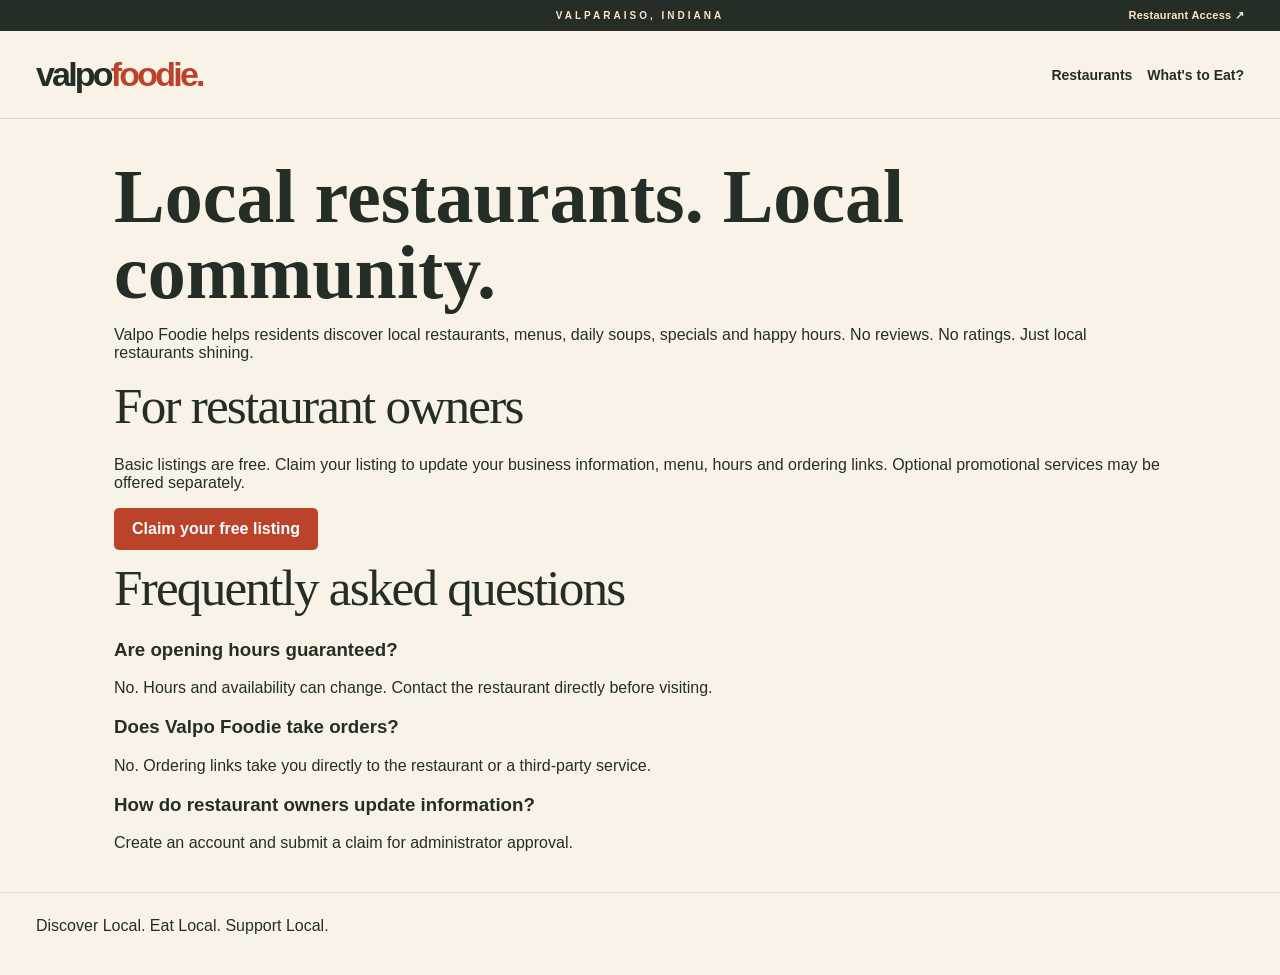
<file: about.html>
<!doctype html><html lang="en"><head><meta charset="utf-8"><meta name="viewport" content="width=device-width,initial-scale=1"><title>About Valpo Foodie | Local dining in Valparaiso</title><meta name="description" content="Discover local restaurants in Valparaiso, Indiana. No reviews, no ratings, just local restaurants shining."><link rel="canonical" href="https://www.valpofoodie.com/about"><link rel="stylesheet" href="/style.css"></head><body><div class="topline access-topline"><span class="topline-label">VALPARAISO, INDIANA</span><a class="restaurant-access" href="/management.html">Restaurant Access <span aria-hidden="true">↗</span></a></div><header><a class="logo" href="/">valpo<span>foodie.</span></a><nav><a href="/#directory">Restaurants</a><a href="/dinner">What's to Eat?</a></nav></header><main class="restaurant-profile"><h1>Local restaurants. Local community.</h1><p>Valpo Foodie helps residents discover local restaurants, menus, daily soups, specials and happy hours. No reviews. No ratings. Just local restaurants shining.</p><h2>For restaurant owners</h2><p>Basic listings are free. Claim your listing to update your business information, menu, hours and ordering links. Optional promotional services may be offered separately.</p><a class="button" href="/management.html#claim-access">Claim your free listing</a><h2>Frequently asked questions</h2><h3>Are opening hours guaranteed?</h3><p>No. Hours and availability can change. Contact the restaurant directly before visiting.</p><h3>Does Valpo Foodie take orders?</h3><p>No. Ordering links take you directly to the restaurant or a third-party service.</p><h3>How do restaurant owners update information?</h3><p>Create an account and submit a claim for administrator approval.</p></main><footer>Discover Local. Eat Local. Support Local.</footer></body></html>
</file>
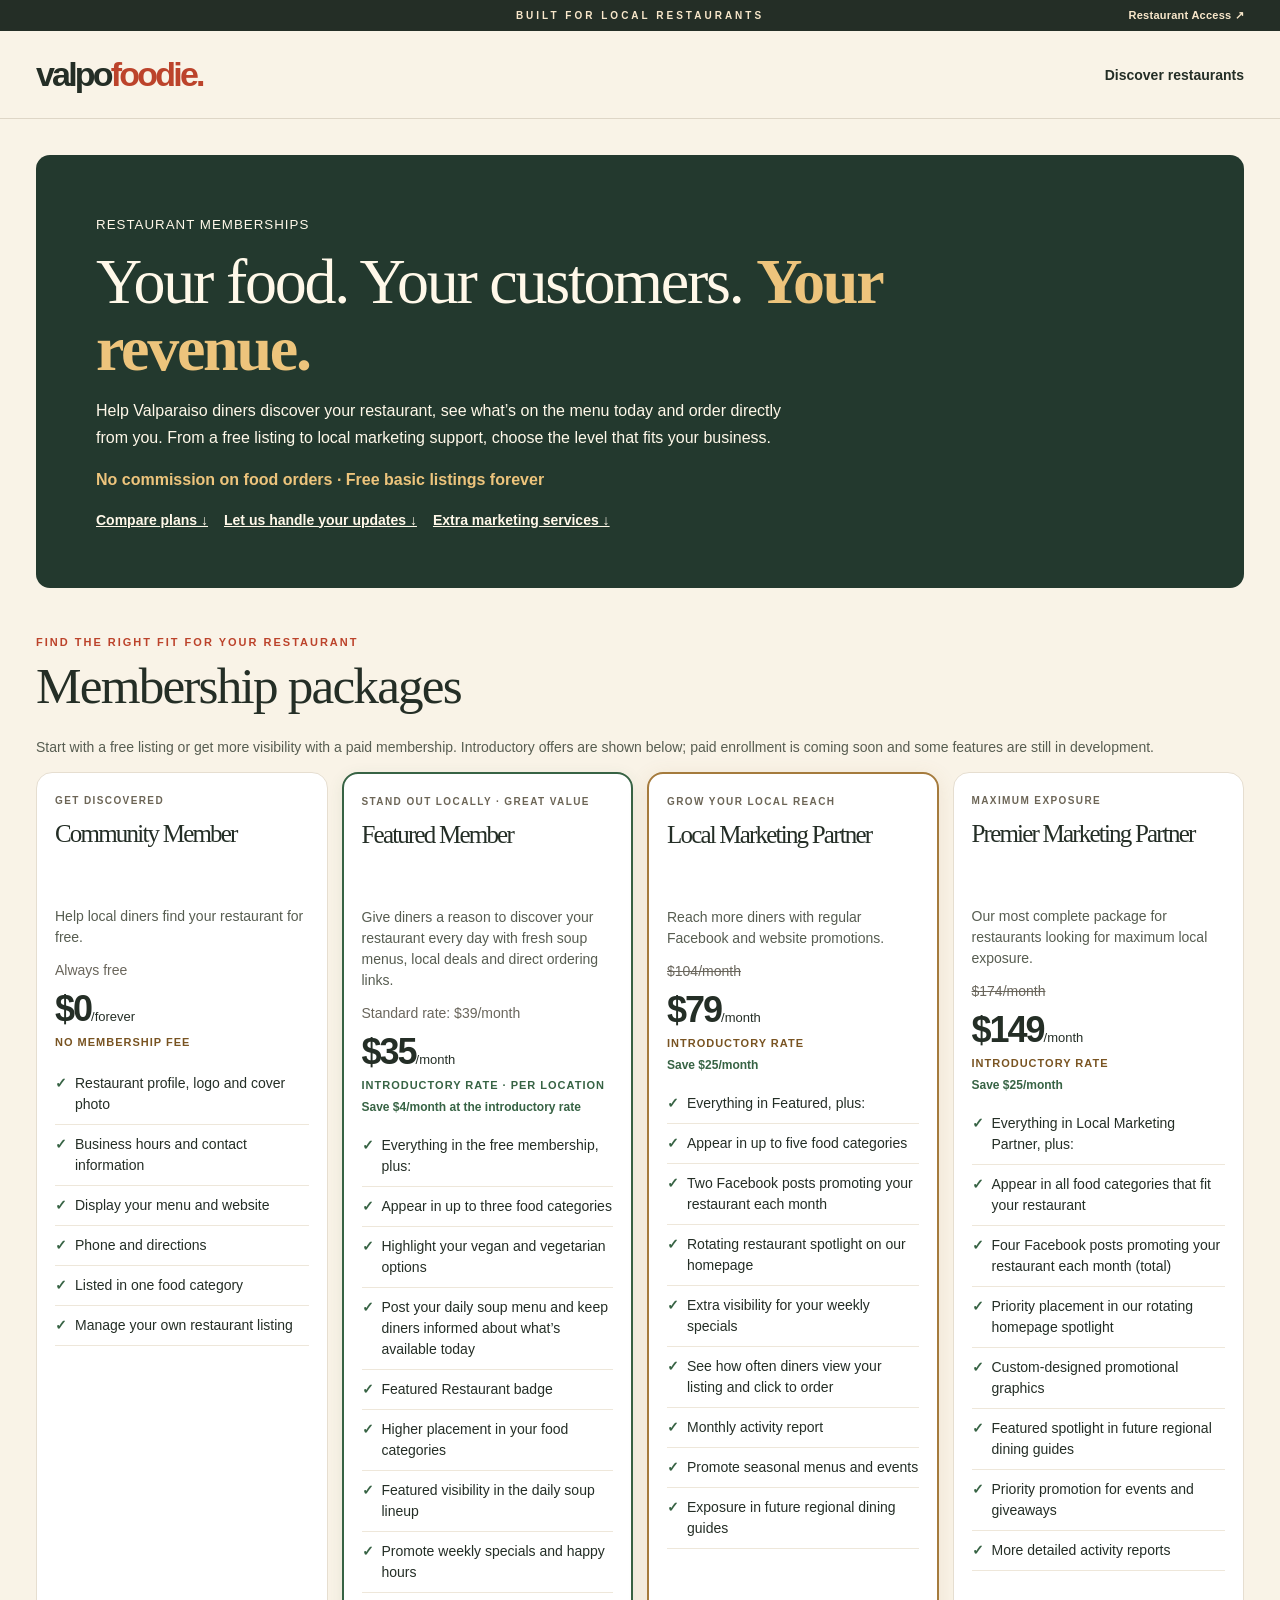
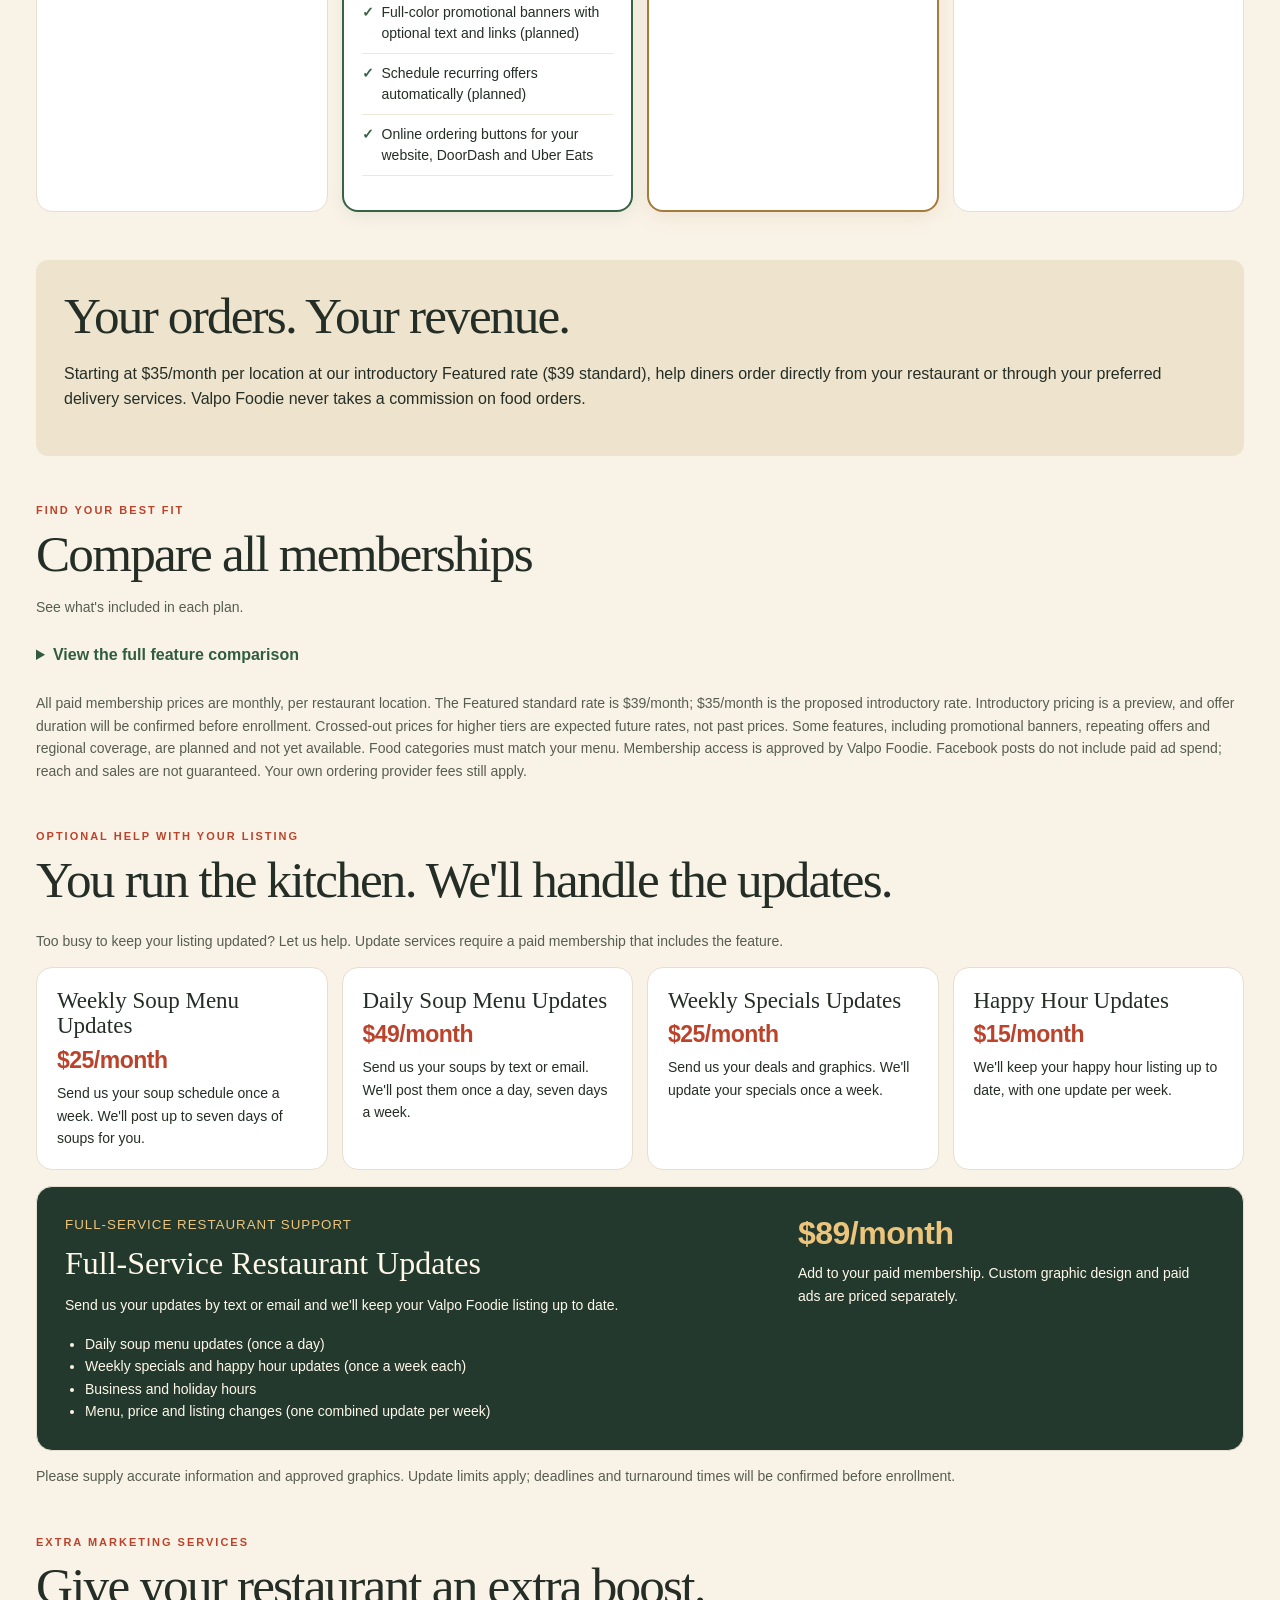
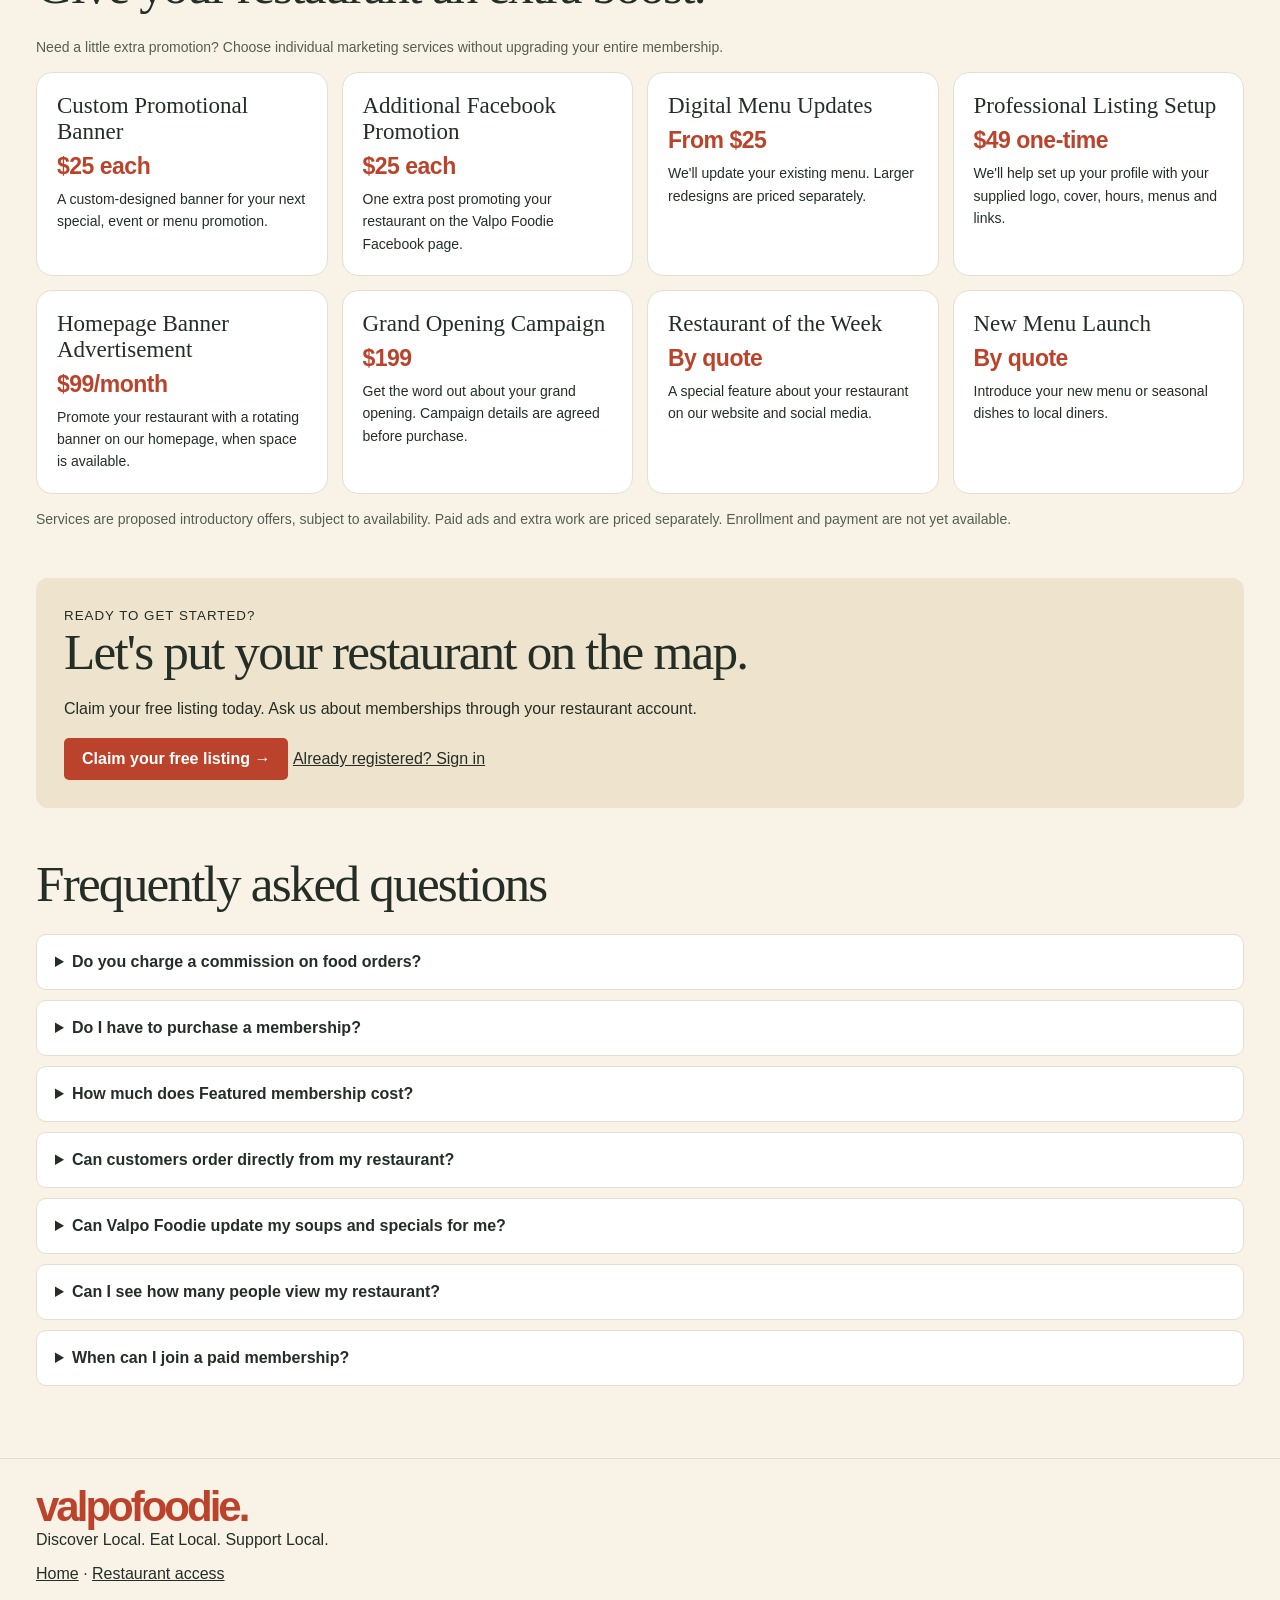
<file: memberships.html>
<!doctype html><html lang="en"><head><meta charset="utf-8"><meta name="viewport" content="width=device-width,initial-scale=1"><title>Restaurant Memberships | Valpo Foodie</title><meta name="description" content="Discover affordable Valpo Foodie restaurant memberships, daily soup menus, local promotions and zero order commission."><link rel="stylesheet" href="/style.css"><style>.membership-page{max-width:1280px}.member-hero{background:#23392e;color:#fff8e9;padding:clamp(26px,5vw,60px);border-radius:14px}.member-hero h1{font:normal clamp(36px,5vw,64px)/1.05 Georgia;letter-spacing:-.035em;max-width:850px}.member-hero p{max-width:690px;line-height:1.65}.member-hero strong{color:#edc47c}.member-grid{display:grid;grid-template-columns:repeat(4,minmax(0,1fr));gap:14px;align-items:stretch}.member-plan{display:flex;flex-direction:column;padding:22px 18px;min-width:0}.member-plan h2{font:normal 25px/1.12 Georgia;min-height:58px;margin:14px 0}.member-plan small{color:#6c6556;font-size:10px;letter-spacing:1.4px;font-weight:bold}.member-plan .price{font-size:36px;font-weight:800;letter-spacing:-2px;white-space:nowrap;margin:6px 0}.price span{font-size:13px;font-weight:normal;letter-spacing:0}.old-price{font-size:14px;color:#6a665c;min-height:20px}.member-plan ul{list-style:none;padding:0;margin:12px 0;line-height:1.5;font-size:14px}.member-plan li{padding:9px 0 9px 20px;position:relative;border-bottom:1px solid #eee7da}.member-plan li:before{content:'✓';position:absolute;left:0;color:#376344;font-weight:bold}.member-plan.emphasis{border:2px solid #a57b3d}.member-label{font-size:11px;color:#795422;letter-spacing:1px;font-weight:bold}.member-note{font-size:14px;line-height:1.6;color:#575d51}.member-cta{background:#eee3cc;padding:28px;border-radius:12px}.member-cta h2{margin:0 0 12px}.member-cta p{line-height:1.6}.member-cta a{display:inline-block}.member-faq details{background:white;border:1px solid #e6ded0;border-radius:10px;padding:18px;margin:10px 0}.member-faq summary{font-weight:bold;cursor:pointer}.member-faq p{line-height:1.6}@media(max-width:1000px){.member-grid{grid-template-columns:repeat(2,minmax(0,1fr))}}@media(max-width:550px){.member-grid{grid-template-columns:1fr}.member-plan h2{min-height:0}.member-hero{padding:26px}.member-plan{padding:22px}.membership-page{padding:16px}}.member-compare h2{margin-bottom:8px}.compare-scroll{overflow-x:auto;border:1px solid #ded6c7;border-radius:12px;background:#fff;overscroll-behavior-x:contain}.member-compare table{border-collapse:collapse;width:100%;min-width:700px;font-size:14px;line-height:1.4}.member-compare th,.member-compare td{padding:13px 12px;border-bottom:1px solid #eee7da;text-align:center}.member-compare th:first-child{text-align:left;width:36%}.member-compare thead th{background:#23392e;color:#fff8e9;vertical-align:middle}.member-compare thead strong{display:block;color:#edc47c;font-size:18px;margin-top:5px}.member-compare .compare-group th{background:#eee3cc;color:#23392e;text-transform:uppercase;letter-spacing:1px;font-size:11px}.member-compare tbody th{font-weight:500}.member-compare .yes{color:#27663b;font-weight:bold;font-size:18px}.member-compare .no{color:#777}.member-compare tbody tr:not(.compare-group):nth-child(odd){background:#fcfaf5}.member-plan .plan-desc{font-size:14px;line-height:1.5;min-height:42px;color:#575d51}.member-plan .save{font-size:12px;color:#376344;font-weight:bold;margin-top:5px}.member-plan.emphasis{box-shadow:0 4px 20px #a57b3d20}.member-plan .member-label{min-height:16px}.member-hero{margin-top:12px}@media(max-width:550px){.member-plan .plan-desc{min-height:0}.member-compare th,.member-compare td{padding:10px}.member-compare th:first-child{position:sticky;left:0;background:#fff;box-shadow:2px 0 3px #0001;max-width:150px}.member-compare thead th:first-child{background:#23392e}.member-compare .compare-group th{position:static;background:#eee3cc}}.addon-grid{display:grid;grid-template-columns:repeat(4,minmax(0,1fr));gap:14px}.addon-card{padding:20px;display:flex;flex-direction:column;gap:8px}.addon-card h3{font:normal 23px/1.12 Georgia;margin:0}.addon-price{font-size:23px;font-weight:800;color:#bc432b;letter-spacing:-.5px}.addon-card p,.concierge p,.concierge li{font-size:14px;line-height:1.6;margin:0}.concierge{display:grid;grid-template-columns:1.7fr 1fr;gap:24px;margin-top:16px;background:#23392e;color:#fff8e9;padding:28px}.concierge h3{font:normal 32px Georgia;margin:12px 0}.concierge small,.concierge .addon-price{color:#edc47c}.concierge ul{padding-left:20px;margin-bottom:0}.concierge .addon-price{font-size:32px;margin-bottom:10px}.addon-nav{display:flex;flex-wrap:wrap;gap:16px;font-size:14px;font-weight:bold;margin-top:18px}.addon-nav a{color:#fff8e9}@media(max-width:1000px){.addon-grid{grid-template-columns:repeat(2,minmax(0,1fr))}}@media(max-width:550px){.addon-grid,.concierge{grid-template-columns:1fr}.concierge{padding:22px}}.featured-plan{border:2px solid #376344;box-shadow:0 4px 16px #37634418}.featured-plan .member-label{color:#376344}.comparison-details summary{cursor:pointer;font-weight:700;color:#315c40;padding:14px 0}.comparison-details[open] summary{margin-bottom:8px}</style></head><body><div class="topline access-topline"><span class="topline-label">BUILT FOR LOCAL RESTAURANTS</span><a class="restaurant-access" href="/management.html">Restaurant Access <span aria-hidden="true">↗</span></a></div><header><a class="logo" href="/">valpo<span>foodie.</span></a><nav><a href="/">Discover restaurants</a></nav></header><main class="membership-page"><section class="member-hero"><small>RESTAURANT MEMBERSHIPS</small><h1>Your food. Your customers. <strong>Your revenue.</strong></h1><p>Help Valparaiso diners discover your restaurant, see what’s on the menu today and order directly from you. From a free listing to local marketing support, choose the level that fits your business.</p><p><strong>No commission on food orders · Free basic listings forever</strong></p><div class="addon-nav"><a href="#plans">Compare plans ↓</a><a href="#managed-services">Let us handle your updates ↓</a><a href="#marketing-services">Extra marketing services ↓</a></div></section><section aria-labelledby="plans"><div class="eyebrow">FIND THE RIGHT FIT FOR YOUR RESTAURANT</div><h2 id="plans">Membership packages</h2><p class="member-note">Start with a free listing or get more visibility with a paid membership. Introductory offers are shown below; paid enrollment is coming soon and some features are still in development.</p><div class="member-grid"><article class="member-plan"><small>GET DISCOVERED</small><h2>Community Member</h2><p class="plan-desc">Help local diners find your restaurant for free.</p><div class="old-price">Always free</div><div class="price">$0<span>/forever</span></div><div class="member-label">NO MEMBERSHIP FEE</div><ul><li>Restaurant profile, logo and cover photo</li><li>Business hours and contact information</li><li>Display your menu and website</li><li>Phone and directions</li><li>Listed in one food category</li><li>Manage your own restaurant listing</li></ul></article><article class="member-plan featured-plan"><small>STAND OUT LOCALLY · GREAT VALUE</small><h2>Featured Member</h2><p class="plan-desc">Give diners a reason to discover your restaurant every day with fresh soup menus, local deals and direct ordering links.</p><div class="old-price">Standard rate: $39/month</div><div class="price">$35<span>/month</span></div><div class="member-label">INTRODUCTORY RATE · PER LOCATION</div><div class="save">Save $4/month at the introductory rate</div><ul><li>Everything in the free membership, plus:</li><li>Appear in up to three food categories</li><li>Highlight your vegan and vegetarian options</li><li>Post your daily soup menu and keep diners informed about what’s available today</li><li>Featured Restaurant badge</li><li>Higher placement in your food categories</li><li>Featured visibility in the daily soup lineup</li><li>Promote weekly specials and happy hours</li><li>Full-color promotional banners with optional text and links (planned)</li><li>Schedule recurring offers automatically (planned)</li><li>Online ordering buttons for your website, DoorDash and Uber Eats</li></ul></article><article class="member-plan emphasis"><small>GROW YOUR LOCAL REACH</small><h2>Local Marketing Partner</h2><p class="plan-desc">Reach more diners with regular Facebook and website promotions.</p><div class="old-price"><s>$104/month</s></div><div class="price">$79<span>/month</span></div><div class="member-label">INTRODUCTORY RATE</div><div class="save">Save $25/month</div><ul><li>Everything in Featured, plus:</li><li>Appear in up to five food categories</li><li>Two Facebook posts promoting your restaurant each month</li><li>Rotating restaurant spotlight on our homepage</li><li>Extra visibility for your weekly specials</li><li>See how often diners view your listing and click to order</li><li>Monthly activity report</li><li>Promote seasonal menus and events</li><li>Exposure in future regional dining guides</li></ul></article><article class="member-plan"><small>MAXIMUM EXPOSURE</small><h2>Premier Marketing Partner</h2><p class="plan-desc">Our most complete package for restaurants looking for maximum local exposure.</p><div class="old-price"><s>$174/month</s></div><div class="price">$149<span>/month</span></div><div class="member-label">INTRODUCTORY RATE</div><div class="save">Save $25/month</div><ul><li>Everything in Local Marketing Partner, plus:</li><li>Appear in all food categories that fit your restaurant</li><li>Four Facebook posts promoting your restaurant each month (total)</li><li>Priority placement in our rotating homepage spotlight</li><li>Custom-designed promotional graphics</li><li>Featured spotlight in future regional dining guides</li><li>Priority promotion for events and giveaways</li><li>More detailed activity reports</li></ul></article></div></section><section class="member-cta" aria-labelledby="order-benefit"><h2 id="order-benefit">Your orders. Your revenue.</h2><p>Starting at $35/month per location at our introductory Featured rate ($39 standard), help diners order directly from your restaurant or through your preferred delivery services. Valpo Foodie never takes a commission on food orders.</p></section><section class="member-compare" aria-labelledby="compare-title"><div class="eyebrow">FIND YOUR BEST FIT</div><h2 id="compare-title">Compare all memberships</h2><p class="member-note">See what's included in each plan.</p><details class="comparison-details"><summary>View the full feature comparison</summary><div class="compare-scroll" tabindex="0" role="region" aria-label="Membership feature comparison; scroll horizontally on small screens"><table><thead><tr><th scope="col">Membership benefits</th><th scope="col">Community<strong>$0</strong></th><th scope="col">Featured<strong>$35/mo</strong><span style="font-size:11px;font-weight:normal">$39 standard</span></th><th scope="col">Local Partner<strong>$79/mo</strong></th><th scope="col">Premier<strong>$149/mo</strong></th></tr></thead><tbody><tr class="compare-group"><th colspan="5" scope="colgroup">Restaurant essentials</th></tr><tr><th scope="row">Restaurant listing</th><td><span class="yes" aria-label="Included">✓</span></td><td><span class="yes" aria-label="Included">✓</span></td><td><span class="yes" aria-label="Included">✓</span></td><td><span class="yes" aria-label="Included">✓</span></td></tr><tr><th scope="row">Logo and cover photo</th><td><span class="yes" aria-label="Included">✓</span></td><td><span class="yes" aria-label="Included">✓</span></td><td><span class="yes" aria-label="Included">✓</span></td><td><span class="yes" aria-label="Included">✓</span></td></tr><tr><th scope="row">Contact details and business hours</th><td><span class="yes" aria-label="Included">✓</span></td><td><span class="yes" aria-label="Included">✓</span></td><td><span class="yes" aria-label="Included">✓</span></td><td><span class="yes" aria-label="Included">✓</span></td></tr><tr><th scope="row">Display your menu</th><td><span class="yes" aria-label="Included">✓</span></td><td><span class="yes" aria-label="Included">✓</span></td><td><span class="yes" aria-label="Included">✓</span></td><td><span class="yes" aria-label="Included">✓</span></td></tr><tr><th scope="row">Restaurant website link</th><td><span class="yes" aria-label="Included">✓</span></td><td><span class="yes" aria-label="Included">✓</span></td><td><span class="yes" aria-label="Included">✓</span></td><td><span class="yes" aria-label="Included">✓</span></td></tr><tr><th scope="row">Phone and directions</th><td><span class="yes" aria-label="Included">✓</span></td><td><span class="yes" aria-label="Included">✓</span></td><td><span class="yes" aria-label="Included">✓</span></td><td><span class="yes" aria-label="Included">✓</span></td></tr><tr><th scope="row">Manage your own listing</th><td><span class="yes" aria-label="Included">✓</span></td><td><span class="yes" aria-label="Included">✓</span></td><td><span class="yes" aria-label="Included">✓</span></td><td><span class="yes" aria-label="Included">✓</span></td></tr><tr><th scope="row">Highlight vegan and vegetarian options</th><td><span class="no" aria-label="Not included">—</span></td><td><span class="yes" aria-label="Included">✓</span></td><td><span class="yes" aria-label="Included">✓</span></td><td><span class="yes" aria-label="Included">✓</span></td></tr><tr><th scope="row">Food categories</th><td>1</td><td>Up to 3</td><td>Up to 5</td><td>Unlimited</td></tr><tr><th scope="row">Order commission</th><td>0%</td><td>0%</td><td>0%</td><td>0%</td></tr></tbody><tbody><tr class="compare-group"><th colspan="5" scope="colgroup">More ways to get noticed</th></tr><tr><th scope="row">Post your daily soup menu</th><td><span class="no" aria-label="Not included">—</span></td><td><span class="yes" aria-label="Included">✓</span></td><td><span class="yes" aria-label="Included">✓</span></td><td><span class="yes" aria-label="Included">✓</span></td></tr><tr><th scope="row">Featured placement for your soups</th><td><span class="no" aria-label="Not included">—</span></td><td><span class="yes" aria-label="Included">✓</span></td><td><span class="yes" aria-label="Included">✓</span></td><td><span class="yes" aria-label="Included">✓</span></td></tr><tr><th scope="row">Weekly specials</th><td><span class="no" aria-label="Not included">—</span></td><td><span class="yes" aria-label="Included">✓</span></td><td><span class="yes" aria-label="Included">✓</span></td><td><span class="yes" aria-label="Included">✓</span></td></tr><tr><th scope="row">Happy hour promotions</th><td><span class="no" aria-label="Not included">—</span></td><td><span class="yes" aria-label="Included">✓</span></td><td><span class="yes" aria-label="Included">✓</span></td><td><span class="yes" aria-label="Included">✓</span></td></tr><tr><th scope="row">Full-color banners for local offers</th><td><span class="no" aria-label="Not included">—</span></td><td><span class="yes" aria-label="Included">✓</span></td><td><span class="yes" aria-label="Included">✓</span></td><td><span class="yes" aria-label="Included">✓</span></td></tr><tr><th scope="row">Add text and links to offers</th><td><span class="no" aria-label="Not included">—</span></td><td><span class="yes" aria-label="Included">✓</span></td><td><span class="yes" aria-label="Included">✓</span></td><td><span class="yes" aria-label="Included">✓</span></td></tr><tr><th scope="row">Schedule offers to repeat automatically</th><td><span class="no" aria-label="Not included">—</span></td><td><span class="yes" aria-label="Included">✓</span></td><td><span class="yes" aria-label="Included">✓</span></td><td><span class="yes" aria-label="Included">✓</span></td></tr><tr><th scope="row">Featured Restaurant badge</th><td><span class="no" aria-label="Not included">—</span></td><td><span class="yes" aria-label="Included">✓</span></td><td><span class="yes" aria-label="Included">✓</span></td><td><span class="yes" aria-label="Included">✓</span></td></tr><tr><th scope="row">Higher placement in your food categories</th><td><span class="no" aria-label="Not included">—</span></td><td><span class="yes" aria-label="Included">✓</span></td><td><span class="yes" aria-label="Included">✓</span></td><td><span class="yes" aria-label="Included">✓</span></td></tr><tr><th scope="row">Restaurant listing views</th><td><span class="no" aria-label="Not included">—</span></td><td><span class="no" aria-label="Not included">—</span></td><td><span class="yes" aria-label="Included">✓</span></td><td><span class="yes" aria-label="Included">✓</span></td></tr><tr><th scope="row">Order directly from your restaurant</th><td><span class="no" aria-label="Not included">—</span></td><td><span class="yes" aria-label="Included">✓</span></td><td><span class="yes" aria-label="Included">✓</span></td><td><span class="yes" aria-label="Included">✓</span></td></tr><tr><th scope="row">DoorDash ordering button</th><td><span class="no" aria-label="Not included">—</span></td><td><span class="yes" aria-label="Included">✓</span></td><td><span class="yes" aria-label="Included">✓</span></td><td><span class="yes" aria-label="Included">✓</span></td></tr><tr><th scope="row">Uber Eats ordering button</th><td><span class="no" aria-label="Not included">—</span></td><td><span class="yes" aria-label="Included">✓</span></td><td><span class="yes" aria-label="Included">✓</span></td><td><span class="yes" aria-label="Included">✓</span></td></tr><tr><th scope="row">More ordering services (coming later)</th><td><span class="no" aria-label="Not included">—</span></td><td><span class="yes" aria-label="Included">✓</span></td><td><span class="yes" aria-label="Included">✓</span></td><td><span class="yes" aria-label="Included">✓</span></td></tr><tr><th scope="row">Ordering links on promotions</th><td><span class="no" aria-label="Not included">—</span></td><td><span class="yes" aria-label="Included">✓</span></td><td><span class="yes" aria-label="Included">✓</span></td><td><span class="yes" aria-label="Included">✓</span></td></tr><tr><th scope="row">See clicks on ordering links</th><td><span class="no" aria-label="Not included">—</span></td><td><span class="no" aria-label="Not included">—</span></td><td><span class="yes" aria-label="Included">✓</span></td><td><span class="yes" aria-label="Included">✓</span></td></tr></tbody><tbody><tr class="compare-group"><th colspan="5" scope="colgroup">Marketing & advertising</th></tr><tr><th scope="row">Facebook posts each month</th><td>—</td><td>—</td><td>2</td><td>4 total</td></tr><tr><th scope="row">Homepage restaurant spotlight</th><td><span class="no" aria-label="Not included">—</span></td><td><span class="no" aria-label="Not included">—</span></td><td>Rotating</td><td>Premium rotating</td></tr><tr><th scope="row">Extra visibility for your weekly specials</th><td><span class="no" aria-label="Not included">—</span></td><td><span class="no" aria-label="Not included">—</span></td><td><span class="yes" aria-label="Included">✓</span></td><td><span class="yes" aria-label="Included">✓</span></td></tr><tr><th scope="row">Promote seasonal menus and events</th><td><span class="no" aria-label="Not included">—</span></td><td><span class="no" aria-label="Not included">—</span></td><td><span class="yes" aria-label="Included">✓</span></td><td><span class="yes" aria-label="Included">✓</span></td></tr><tr><th scope="row">Performance reports</th><td>—</td><td>—</td><td>Monthly</td><td>Expanded</td></tr><tr><th scope="row">Custom-designed promotional graphics</th><td><span class="no" aria-label="Not included">—</span></td><td><span class="no" aria-label="Not included">—</span></td><td><span class="no" aria-label="Not included">—</span></td><td><span class="yes" aria-label="Included">✓</span></td></tr><tr><th scope="row">Event and giveaway promotion priority</th><td><span class="no" aria-label="Not included">—</span></td><td><span class="no" aria-label="Not included">—</span></td><td><span class="no" aria-label="Not included">—</span></td><td><span class="yes" aria-label="Included">✓</span></td></tr><tr><th scope="row">Regional dining guide exposure (future)</th><td><span class="no" aria-label="Not included">—</span></td><td><span class="no" aria-label="Not included">—</span></td><td><span class="yes" aria-label="Included">✓</span></td><td><span class="yes" aria-label="Included">✓</span></td></tr><tr><th scope="row">Regional restaurant spotlight (future)</th><td><span class="no" aria-label="Not included">—</span></td><td><span class="no" aria-label="Not included">—</span></td><td><span class="no" aria-label="Not included">—</span></td><td><span class="yes" aria-label="Included">✓</span></td></tr></tbody></table></div></details><p class="member-note">All paid membership prices are monthly, per restaurant location. The Featured standard rate is $39/month; $35/month is the proposed introductory rate. Introductory pricing is a preview, and offer duration will be confirmed before enrollment. Crossed-out prices for higher tiers are expected future rates, not past prices. Some features, including promotional banners, repeating offers and regional coverage, are planned and not yet available. Food categories must match your menu. Membership access is approved by Valpo Foodie. Facebook posts do not include paid ad spend; reach and sales are not guaranteed. Your own ordering provider fees still apply.</p></section><section class="addons" id="managed-services" aria-labelledby="addon-title"><div class="eyebrow">OPTIONAL HELP WITH YOUR LISTING</div><h2 id="addon-title">You run the kitchen. We'll handle the updates.</h2><p class="member-note">Too busy to keep your listing updated? Let us help. Update services require a paid membership that includes the feature.</p><div class="addon-grid"><article class="addon-card"><h3>Weekly Soup Menu Updates</h3><div class="addon-price">$25/month</div><p>Send us your soup schedule once a week. We'll post up to seven days of soups for you.</p></article><article class="addon-card"><h3>Daily Soup Menu Updates</h3><div class="addon-price">$49/month</div><p>Send us your soups by text or email. We'll post them once a day, seven days a week.</p></article><article class="addon-card"><h3>Weekly Specials Updates</h3><div class="addon-price">$25/month</div><p>Send us your deals and graphics. We'll update your specials once a week.</p></article><article class="addon-card"><h3>Happy Hour Updates</h3><div class="addon-price">$15/month</div><p>We'll keep your happy hour listing up to date, with one update per week.</p></article></div><article class="concierge"><div><small>FULL-SERVICE RESTAURANT SUPPORT</small><h3>Full-Service Restaurant Updates</h3><p>Send us your updates by text or email and we'll keep your Valpo Foodie listing up to date.</p><ul><li>Daily soup menu updates (once a day)</li><li>Weekly specials and happy hour updates (once a week each)</li><li>Business and holiday hours</li><li>Menu, price and listing changes (one combined update per week)</li></ul></div><div><div class="addon-price">$89/month</div><p>Add to your paid membership. Custom graphic design and paid ads are priced separately.</p></div></article><p class="member-note">Please supply accurate information and approved graphics. Update limits apply; deadlines and turnaround times will be confirmed before enrollment.</p></section><section class="addons" id="marketing-services" aria-labelledby="marketing-title"><div class="eyebrow">EXTRA MARKETING SERVICES</div><h2 id="marketing-title">Give your restaurant an extra boost.</h2><p class="member-note">Need a little extra promotion? Choose individual marketing services without upgrading your entire membership.</p><div class="addon-grid"><article class="addon-card"><h3>Custom Promotional Banner</h3><div class="addon-price">$25 each</div><p>A custom-designed banner for your next special, event or menu promotion.</p></article><article class="addon-card"><h3>Additional Facebook Promotion</h3><div class="addon-price">$25 each</div><p>One extra post promoting your restaurant on the Valpo Foodie Facebook page.</p></article><article class="addon-card"><h3>Digital Menu Updates</h3><div class="addon-price">From $25</div><p>We'll update your existing menu. Larger redesigns are priced separately.</p></article><article class="addon-card"><h3>Professional Listing Setup</h3><div class="addon-price">$49 one-time</div><p>We'll help set up your profile with your supplied logo, cover, hours, menus and links.</p></article><article class="addon-card"><h3>Homepage Banner Advertisement</h3><div class="addon-price">$99/month</div><p>Promote your restaurant with a rotating banner on our homepage, when space is available.</p></article><article class="addon-card"><h3>Grand Opening Campaign</h3><div class="addon-price">$199</div><p>Get the word out about your grand opening. Campaign details are agreed before purchase.</p></article><article class="addon-card"><h3>Restaurant of the Week</h3><div class="addon-price">By quote</div><p>A special feature about your restaurant on our website and social media.</p></article><article class="addon-card"><h3>New Menu Launch</h3><div class="addon-price">By quote</div><p>Introduce your new menu or seasonal dishes to local diners.</p></article></div><p class="member-note">Services are proposed introductory offers, subject to availability. Paid ads and extra work are priced separately. Enrollment and payment are not yet available.</p></section><section class="member-cta"><small>READY TO GET STARTED?</small><h2>Let's put your restaurant on the map.</h2><p>Claim your free listing today. Ask us about memberships through your restaurant account.</p><a class="button" href="/management.html#claim-access">Claim your free listing →</a> <a href="/management.html">Already registered? Sign in</a></section><section class="member-faq"><h2>Frequently asked questions</h2><details><summary>Do you charge a commission on food orders?</summary><p>No. We never take a percentage of your food orders.</p></details><details><summary>Do I have to purchase a membership?</summary><p>No. Every restaurant can have a free basic listing. Paid plans add more ways to promote your business.</p></details><details><summary>How much does Featured membership cost?</summary><p>The standard rate is $39 per month, per restaurant location. Our proposed introductory offer is $35 per month. Offer terms will be confirmed before paid enrollment opens.</p></details><details><summary>Can customers order directly from my restaurant?</summary><p>Yes. Paid plans include dedicated ordering buttons for your own website and supported delivery services.</p></details><details><summary>Can Valpo Foodie update my soups and specials for me?</summary><p>Yes. Our planned update services include weekly or daily soup menus, specials, happy hours and full-service listing updates.</p></details><details><summary>Can I see how many people view my restaurant?</summary><p>Yes. The $79 and $149 plans show how often diners view your listing and click to order. These numbers do not track completed orders or sales.</p></details><details><summary>When can I join a paid membership?</summary><p>Paid enrollment is coming soon. Claim your free listing now and contact us through your restaurant account with any membership questions.</p></details></section></main><footer><div class="footer-brand">valpofoodie.</div>Discover Local. Eat Local. Support Local.<p><a href="/">Home</a> · <a href="/management.html">Restaurant access</a></p></footer></body></html>
</file>
<file: style.css>
*{box-sizing:border-box}html{scroll-behavior:smooth}body{margin:0;background:#faf6ed;color:#292b25;font:16px system-ui}header,main,footer{max-width:1100px;margin:auto;padding:24px}header{display:flex;align-items:center;justify-content:space-between;flex-wrap:wrap;gap:16px}.logo{font-size:29px;letter-spacing:-2px;color:#b54b27;font-weight:800;text-decoration:none}nav{display:flex;gap:15px;flex-wrap:wrap}a{color:inherit}nav a{text-decoration:none;font-weight:600}section{margin:28px 0}.hero{background:#283b30;color:#fff9ed;padding:clamp(28px,7vw,75px);border-radius:24px}h1{font:bold clamp(42px,7vw,76px)/1 Georgia;margin:15px 0}h2{font:bold 32px Georgia}small{letter-spacing:1px}button,.button{background:#b54b27;color:white;border:0;border-radius:9px;padding:12px 18px;font:inherit;cursor:pointer;text-decoration:none;display:inline-block}.tiles{display:grid;grid-template-columns:repeat(auto-fit,minmax(230px,1fr));gap:16px}article,.tiles a{background:white;border:1px solid #e6ded0;border-radius:16px;padding:22px}.tiles a{text-decoration:none}.line{display:flex;align-items:center;justify-content:space-between;gap:10px;padding:12px 0;border-bottom:1px solid #eee}.green{color:#27663b;font-size:13px}input,select{font:inherit;padding:10px;border:1px solid #ccc;border-radius:7px;max-width:100%}label{display:block;margin:12px 0}footer{border-top:1px solid #ddd}.notice{background:#f2e3c9;padding:10px 16px;border-radius:8px;font-size:13px}fieldset{border:1px solid #ddd;border-radius:8px}#search{margin-bottom:12px}
.filters{display:flex;gap:12px;flex-wrap:wrap}.filters input{flex:1;min-width:220px}.chips{display:flex;gap:7px;flex-wrap:wrap;margin:14px 0}.chips button{background:#fff;color:#283b30;border:1px solid #d6d9cc;padding:8px 12px;font-size:13px;border-radius:30px}.chips button[aria-pressed=true]{background:#283b30;color:white}.directory{display:grid;grid-template-columns:repeat(auto-fit,minmax(250px,1fr));gap:14px}.directory article{display:flex;flex-direction:column;min-height:150px;box-shadow:0 2px 9px #283b3009}.directory h3{margin:0;font-size:19px}.muted{color:#62675d;font-size:14px}.actions{display:flex;gap:15px;flex-wrap:wrap;margin-top:auto;font-size:14px}.actions a{color:#535e47;font-weight:600}.hero{background:linear-gradient(120deg,#20392d,#3e5140)}
:root{--cream:#f9f3e7;--ink:#242e26;--red:#bc432b;--gold:#e4ad55}body{background:var(--cream);color:var(--ink);font-family:Arial,sans-serif}header,main,footer{max-width:1280px;padding:24px 36px}header{position:sticky;top:0;background:var(--cream);z-index:10;border-bottom:1px solid #ded6c7}.topline{text-align:center;background:var(--ink);color:#f8e7ca;font-size:10px;font-weight:bold;letter-spacing:3px;padding:9px}.logo{color:var(--ink);font-size:34px;letter-spacing:-2.8px}.logo span{color:var(--red)}nav a{font-size:14px}nav a:hover{color:var(--red)}.notice{background:transparent;color:#69645b;padding:0;font-size:12px}.hero{display:grid;grid-template-columns:1.1fr .9fr;align-items:center;background:#253b30;overflow:hidden;padding:clamp(28px,5vw,72px);border-radius:8px;min-height:430px;gap:25px}.hero h1{font:normal clamp(46px,6.8vw,94px)/.98 Georgia;letter-spacing:-.065em;margin:22px 0}.hero h1 em{color:#e9b96f;font-weight:normal}.hero small,.eyebrow,.tile-kicker{font-size:11px;font-weight:bold;letter-spacing:2px}.hero small{color:#e9b96f}.hero-sub{max-width:390px;line-height:1.6;color:#e1dfd2}.button,button{background:var(--red);border-radius:5px;font-weight:bold}.hero-link{display:inline-block;margin:14px 0 0 12px;font-size:14px}.hero-art{position:relative;display:grid;place-items:center;min-height:290px}.hero-plate{width:min(100%,340px);aspect-ratio:1;border-radius:50%;background:#e6b36d;color:#273c31;display:flex;flex-direction:column;justify-content:space-evenly;align-items:center;border:12px double #273c31;box-shadow:12px 15px 0 #172a21;transform:rotate(-9deg);font-size:24px}.plate-inner{width:78%;aspect-ratio:1;border:2px solid #273c31;border-radius:50%;display:flex;flex-direction:column;align-items:center;justify-content:center;text-align:center}.plate-inner span{font:bold clamp(28px,4.4vw,62px)/.85 Georgia;letter-spacing:-3px}.plate-inner i{font:italic 20px Georgia;margin-top:10px}.stamp{position:absolute;bottom:0;right:0;background:#bc432b;color:#fff3d9;border:2px dashed #fff3d9;outline:5px solid #bc432b;padding:16px;transform:rotate(10deg);font-weight:900;font-size:21px;line-height:1}.stamp b{color:#f4c77c}section{margin:48px 0;scroll-margin-top:110px}h2{font:normal clamp(32px,4vw,54px)/1.1 Georgia;letter-spacing:-1.8px;margin:10px 0 22px}.eyebrow{color:var(--red)}#flavor-grid{display:grid;grid-template-columns:repeat(6,1fr);gap:12px}.flavor{padding:0;background:transparent;color:var(--ink);text-align:left;overflow:hidden}.flavor img{width:100%;aspect-ratio:1.25;object-fit:cover;border-radius:7px;display:block;transition:transform .2s}.flavor:hover img{transform:scale(.97)}.flavor span{display:block;padding:10px 0;font-size:13px}.tiles{gap:12px}.tiles a{position:relative;background:#e7b66e;border:0;border-radius:7px;padding:25px;min-height:150px}.tiles a:nth-child(2){background:#b9422c;color:#fff5e5}.tiles a:nth-child(3){background:#d5d9bd}.tiles h3{font:normal 29px Georgia;margin:16px 0 8px;letter-spacing:-1px}.tile-arrow{float:right;font-size:22px}.directory{grid-template-columns:repeat(3,minmax(0,1fr));gap:20px}.directory article{padding:0;overflow:hidden;border-radius:8px;border:1px solid #e3dacb;background:#fffdf8;transition:transform .18s,box-shadow .18s}.directory article:hover{transform:translateY(-3px);box-shadow:0 10px 25px #273c3114}.restaurant-cover{display:block;width:100%;aspect-ratio:1.8;object-fit:cover}.restaurant-body{padding:20px;display:flex;flex-direction:column;flex:1;gap:10px}.restaurant-body .muted{margin:0;text-transform:uppercase;font-size:10px;letter-spacing:1px;color:#8d4832;font-weight:bold}.directory h3{font:normal 25px/1.12 Georgia;letter-spacing:-.5px}.actions{margin-top:12px;padding-top:12px;border-top:1px solid #eee6d9;justify-content:space-between}.filters input,.filters select{background:#fffdf8;border-color:#d6cbb9;padding:14px}.chips button{background:transparent}.cover-demo{border-bottom:1px solid #ddd;padding-bottom:20px;margin-bottom:20px}.footer-brand{font:bold 42px Arial;letter-spacing:-3px;color:#bc432b}footer{padding-bottom:40px}a:focus-visible,button:focus-visible,input:focus-visible,select:focus-visible{outline:3px solid #b9422c;outline-offset:3px}@media(max-width:850px){header,main,footer{padding:18px 22px}.hero{grid-template-columns:1fr 1fr}.directory{grid-template-columns:repeat(2,minmax(0,1fr))}#flavor-grid{grid-template-columns:repeat(3,1fr)}}@media(max-width:560px){header{position:relative}.hero{grid-template-columns:1fr;padding:28px;min-height:0}.hero-art{min-height:220px}.hero-plate{width:210px}.plate-inner span{font-size:40px}.stamp{font-size:15px}.directory{grid-template-columns:1fr}.tiles{grid-template-columns:1fr}.flavor span{font-size:12px}nav{gap:12px}nav a{font-size:12px}section{margin:34px 0}.logo{font-size:30px}}@media(prefers-reduced-motion:reduce){*{scroll-behavior:auto!important;transition:none!important}}
.soup-grid{display:grid;grid-template-columns:repeat(2,minmax(0,1fr));gap:16px}.soup-card{border-radius:8px;background:#fffdf8;padding:20px 24px}.soup-head{display:flex;align-items:baseline;justify-content:space-between;gap:12px;border-bottom:2px solid #e4ad55;padding-bottom:12px;margin-bottom:6px}.soup-head h3{font:normal 25px Georgia;margin:0}.soup-head a{font-size:12px;font-weight:bold;color:#a43b27;text-align:right}.soup-row{display:flex;justify-content:space-between;gap:12px;padding:13px 0;border-bottom:1px solid #eee6d9}.soup-row:last-child{border:0}.soup-intro{font-size:18px}.management{max-width:720px;margin:60px auto}.management article{margin:16px 0}@media(max-width:650px){.soup-grid{grid-template-columns:1fr}.soup-head h3{font-size:22px}}
.featured-label{font-size:11px;font-weight:bold;letter-spacing:1px;text-transform:uppercase;color:#8d4832}#flavor-grid{grid-template-columns:repeat(auto-fit,minmax(120px,1fr))}
.plant-banner{display:flex;align-items:center;justify-content:space-between;gap:24px;margin-top:20px;padding:28px 32px;background:#dce5bd;border-radius:8px;color:#253b30}.plant-banner .eyebrow{color:#376344}.plant-banner h3{font:normal clamp(25px,3vw,38px) Georgia;margin:8px 0}.plant-banner p{margin:8px 0;line-height:1.5}.plant-banner button{background:#253b30;flex-shrink:0}.featured-soup{border:1px solid #c38a37;box-shadow:inset 0 4px #e4ad55}.featured-soup .featured-label{margin-bottom:10px}.featured-label{display:block;width:fit-content;color:#75441f;background:#f6e8cc;border-radius:3px;padding:5px 8px;font-size:10px}.flavor img{aspect-ratio:1.15}.flavor:focus-visible{outline-offset:5px}@media(max-width:650px){.plant-banner{flex-direction:column;align-items:flex-start;padding:22px}#flavor-grid{grid-template-columns:repeat(2,minmax(0,1fr))}}
html{scroll-behavior:smooth}section[id]{scroll-margin-top:100px}.soup-hero{grid-template-columns:1fr 1fr;gap:32px;padding:clamp(24px,4vw,56px)}.soup-hero h1{font-size:clamp(44px,5.8vw,80px);line-height:.98}.soup-hero-image{display:block;width:100%;border-radius:8px}.soup-hero .hero-art{min-height:0}.soup-hero .stamp{right:12px;bottom:12px}.soup-nav{color:#a43b27;font-weight:700}#soups{margin-top:32px}.soup-card{padding:20px}.soup-head h3{font-size:22px}.soup-row{padding:10px 0}.featured-soup{border:1px solid #b58a49}.flavors{margin-top:40px}#flavor-grid{grid-template-columns:repeat(4,minmax(0,1fr))}button:focus-visible,a:focus-visible,input:focus-visible,select:focus-visible{outline:3px solid #b58337;outline-offset:3px}@media(min-width:1050px){#flavor-grid{grid-template-columns:repeat(8,minmax(0,1fr))}}@media(max-width:650px){.soup-hero{grid-template-columns:1fr;gap:20px}.soup-hero-image{max-height:200px;object-fit:cover}#flavor-grid{grid-template-columns:repeat(2,minmax(0,1fr))}header nav{flex-wrap:wrap;gap:10px}.soup-head{flex-wrap:wrap}}
.soup-hero h1{font-size:clamp(36px,4.4vw,62px);line-height:1.07}.soup-hero-image{aspect-ratio:1.15;object-fit:cover}.photo-credit{display:block;font-size:10px;margin-top:5px;color:inherit}.quick-links{display:grid;grid-template-columns:repeat(4,1fr);gap:1px;background:#ddd2be;border:1px solid #ddd2be;margin:22px 0 28px;border-radius:8px;overflow:hidden}.quick-links a{background:#fff9ee;padding:19px;text-decoration:none;color:#253b30;font-weight:700;font-size:17px}.quick-links a:hover{background:#f0e4ce}.quick-links span{display:block;font-weight:400;font-size:12px;margin-top:6px}@media(max-width:650px){.quick-links{grid-template-columns:repeat(2,1fr)}.quick-links a{padding:14px}.soup-hero-image{max-height:250px}}
[hidden]{display:none!important}.portal{max-width:900px;margin:auto;padding:24px}.portal form{display:grid;gap:12px;max-width:650px}.portal label{display:grid;gap:5px;text-transform:capitalize}.portal input:not([type=checkbox]),.portal textarea,.portal select{width:100%;padding:10px;border:1px solid #b9b1a2;border-radius:5px;font:inherit;background:white;color:#222}.portal section{margin:20px 0}.portal h3{margin-top:30px}.portal button{width:fit-content}.portal-top{display:flex;justify-content:space-between;align-items:center}.portal #status{font-weight:bold;color:#315c40}.portal #soups-admin>div,.portal #promos-admin>div,.portal #claims-list>div,.portal #owners-list>div{padding:10px;border-bottom:1px solid #ccc;overflow-wrap:anywhere}.portal div>button{margin-left:8px}
.manage-heading{display:flex;justify-content:space-between;align-items:center;gap:12px;background:#f1e9d9;padding:20px;border-radius:12px}.manage-heading h2{margin:4px 0}.manage-heading span{font-size:.85rem;color:#315c40}.manage-tabs{display:flex;flex-wrap:wrap;gap:8px;margin:18px 0}.portal .manage-tabs button{margin:0;background:white;color:#333;border:1px solid #c7bdac;padding:10px 14px;border-radius:8px}.portal .manage-tabs button[aria-pressed=true]{background:#315c40;color:white}.manage-panel{background:white;border:1px solid #ddd3c3;border-radius:12px;padding:20px}.manage-panel h3{margin-top:0}.soup-setting{background:#f0f5ed;border:1px solid #c9d8c5;border-radius:10px;padding:16px;margin-bottom:20px}.portal .soup-setting label{display:flex;align-items:center;gap:10px;text-transform:none;font-weight:700}.soup-setting input{width:22px;height:22px;accent-color:#315c40}.soup-setting p{margin-bottom:0;font-size:.9rem}.portal #status{position:sticky;top:0;background:#fff;padding:8px;z-index:3}
.restaurant-profile{max-width:1100px;margin:auto;padding:24px}.profile-hero{margin:18px 0;background:#23392e;color:#fff8e9;border-radius:16px;overflow:hidden}.profile-hero h1{color:inherit;font-size:clamp(2rem,5vw,4rem);margin:12px 0}.profile-hero-body{padding:30px}.profile-cover{width:100%;max-height:320px;object-fit:cover}.profile-logo{width:100px;height:100px;object-fit:contain;background:white;border-radius:12px;float:right;margin:0 0 12px 12px}.profile-actions{display:flex;gap:10px;flex-wrap:wrap}.profile-section{padding:24px 0;border-bottom:1px solid #ddd3c3}.menu-gallery{display:grid;grid-template-columns:repeat(2,minmax(0,1fr));gap:16px;margin-top:16px}.menu-gallery a{display:block;background:white;border:1px solid #ddd3c3;border-radius:10px;overflow:hidden}.menu-gallery img{width:100%;height:auto;display:block}.menu-gallery span{display:block;padding:10px}.profile-section p{white-space:pre-line}.recruit{background:#23392e;color:#fff8e9;border-radius:16px;padding:30px;margin:24px 0}.recruit h2{color:inherit}.restaurant-body h3 a{color:inherit;text-decoration:none}.portal #menu-assets>div{padding:12px;border-bottom:1px solid #ddd;overflow-wrap:anywhere}.portal #menu-link{margin-top:20px}@media(max-width:600px){.restaurant-profile{padding:16px}.profile-hero-body{padding:20px}.menu-gallery{grid-template-columns:1fr}.soup-hero{gap:12px}.soup-hero-image{max-height:220px;object-fit:cover}.hero-copy h1{font-size:clamp(2rem,8vw,3rem)}}
.discovery-section{margin:32px 0}.discovery-grid{display:grid;grid-template-columns:repeat(auto-fit,minmax(min(100%,230px),1fr));gap:12px}.discovery-grid article{padding:16px;border:1px solid #ddd3c3;border-radius:12px;background:#fffaf1}.discovery-grid h3{margin:0 0 6px}.discovery-grid p{white-space:pre-line;margin:8px 0}.owner-badge{display:inline-block;background:#e7eee4;color:#234c31;border-radius:20px;padding:5px 10px;font-size:12px;font-weight:700;margin:6px 0}.profile-hero .button{color:inherit}.portal textarea[name=concepts]{min-height:160px}
.restaurant-cover-link{display:block;overflow:hidden;cursor:pointer}.restaurant-cover-link .restaurant-cover{display:block;width:100%;transition:filter .18s ease}.restaurant-cover-link:hover .restaurant-cover{filter:brightness(.94)}.restaurant-cover-link:focus-visible{outline:3px solid #b68a44;outline-offset:-3px}

.menu-gallery a{cursor:zoom-in}.menu-gallery a:focus-visible{outline:3px solid #b68a44;outline-offset:2px}

.hours-status{font-size:.9rem;font-weight:650;margin:.5rem 0}.is-open{color:#21653d}.is-closed{color:#a13e30}.is-unknown{color:#666}.open-filter{display:flex;align-items:center;gap:.5rem;white-space:nowrap}.open-filter input{width:auto}.filters{flex-wrap:wrap}

.compact-hours{margin:12px 0;padding:10px 14px;border:1px solid #ddd9cd;border-radius:10px}.compact-hours summary{cursor:pointer;font-weight:700;font-size:.95rem}.hours-preview{display:block;font-weight:400;font-size:.85rem;line-height:1.45;margin:3px 0 0 17px}.hours-line{display:flex;justify-content:space-between;gap:12px;font-size:.85rem;line-height:1.4;padding:3px 0;max-width:360px}.compact-hours details[open] summary{margin-bottom:8px}.compact-hours .hours-notice{font-size:.85rem;line-height:1.4;margin:6px 0 0}

/* Editorial cuisine photography */
.flavor{position:relative;border-radius:9px;isolation:isolate;background:#243e30;box-shadow:0 2px 8px #223b2520;min-width:0}.flavor img{aspect-ratio:1.25;object-fit:cover;border-radius:0;transition:transform .25s ease}.flavor::after{content:"";position:absolute;inset:0;z-index:0;background:linear-gradient(transparent 35%,rgba(12,25,17,.88));pointer-events:none}.flavor span{position:absolute;bottom:0;left:0;right:0;padding:9px 8px;color:#fff8e7;font-size:clamp(11px,1.1vw,15px);font-weight:700;line-height:1.2;z-index:1;text-shadow:0 1px 3px #0008}.flavor:hover img{transform:scale(1.045)}@media(prefers-reduced-motion:reduce){.flavor img{transition:none}.flavor:hover img{transform:none}}

.wheel-page{max-width:1050px;margin:auto;padding:30px 16px}.wheel-layout{display:grid;grid-template-columns:minmax(210px,1fr) minmax(0,2fr);gap:24px;align-items:start}.wheel-controls,.wheel-stage{border:1px solid #ded4be;border-radius:14px;padding:18px;background:#fffaf0}.wheel-controls label{display:block;margin:12px 0}.wheel-controls select{display:block;width:100%}.wheel-controls input[type=checkbox]{width:auto}.wheel-stage{text-align:center;position:relative}.wheel-stage canvas{display:block;width:100%;max-width:560px;height:auto;margin:auto}.wheel-pointer{width:0;height:0;border-left:14px solid transparent;border-right:14px solid transparent;border-top:30px solid #d3a44c;position:absolute;top:17px;left:calc(50% - 14px);z-index:2}.wheel-stage #spin{margin:14px auto;font-size:1.1rem;padding:12px 26px}.wheel-stage #winner .button{display:inline-block;margin:4px}.wheel-controls #choices{max-height:300px;overflow:auto}.wheel-controls #choices label{font-size:.85rem;margin:5px 0}@media(max-width:680px){.wheel-layout{grid-template-columns:1fr}}

.dinner-callout{display:flex;align-items:center;justify-content:space-between;gap:20px;background:#243e30;color:#fff5df;border-radius:14px;padding:24px;margin:28px 0}.dinner-callout h2{color:inherit;margin:6px 0}.dinner-callout small{color:#edca84}.dinner-callout .button{background:#edca84;color:#243e30}@media(max-width:680px){.dinner-callout{align-items:flex-start;flex-direction:column}}

.wheel-modes{display:flex;gap:5px;padding:5px;background:#e9dfca;border-radius:10px;max-width:520px;margin:20px 0}.wheel-modes button{flex:1;background:transparent;color:#244334;font-weight:700;line-height:1.3;padding:12px 8px}.wheel-modes button[aria-pressed=true]{background:#244334;color:#fff9eb}.wheel-controls #cuisine-label[hidden]{display:none}.wheel-stage canvas{border:4px solid #b58d49;border-radius:50%;box-shadow:0 5px 18px #243e3025;box-sizing:border-box}.wheel-stage #winner{background:#fffbf2;border:1px solid #d7c49d;border-radius:10px;padding:16px;margin-top:12px}.wheel-stage #winner small{letter-spacing:1.5px;color:#80623c}.wheel-stage #winner h2{margin:8px 0 12px}

.favorite-button{margin-top:8px;background:transparent;color:#254936;border:1px solid #c6bda8;font-size:.85rem}.favorite-button[aria-pressed=true]{background:#e6eddc}.correction-box{margin:24px 0;padding:12px;border-top:1px solid #ded4be}.correction-box summary{cursor:pointer;color:#254936}.correction-box textarea{width:100%;display:block;margin:8px 0}.schedule-row{display:grid;grid-template-columns:1fr 1.6fr 1fr auto;gap:6px;margin:8px 0}.schedule-row input,.schedule-row select{min-width:0;width:100%}@media(max-width:680px){.schedule-row{grid-template-columns:1fr 1fr}.schedule-row input:nth-child(2){grid-column:span 1}}.manage-tabs button[hidden]{display:none!important}

/* Preserve full restaurant artwork on individual business profiles. */
.profile-hero .profile-cover{display:block;width:100%;height:auto;max-height:none;aspect-ratio:auto;object-fit:contain;object-position:center;}

/* Compact, uncropped restaurant profile banners. */
.profile-hero .profile-cover{display:block;width:100%;height:300px;max-height:300px;object-fit:contain;object-position:center;background:#23392e;}
@media(max-width:650px){.profile-hero .profile-cover{height:200px;max-height:200px;}}

/* Profile layout v4: side-by-side artwork and business information. Remove this block to restore v3. */
@media(min-width:800px){.profile-hero:has(.profile-cover){display:grid;grid-template-columns:minmax(0,1fr) minmax(0,1fr);align-items:center}.profile-hero .profile-cover{width:100%;height:auto;max-height:340px;object-fit:contain;background:transparent}.profile-hero .profile-hero-body{padding:clamp(22px,3vw,36px);min-width:0}.profile-hero h1{font-size:clamp(2rem,3.5vw,3.5rem);overflow-wrap:break-word}}
@media(max-width:799px){.profile-hero .profile-cover{height:clamp(180px,45vw,260px);max-height:260px;object-fit:contain}.profile-hero .profile-hero-body{padding:20px}}

.profile-ordering{margin:20px 0 26px;padding:20px;border:1px solid #e1d8c8;border-radius:12px;background:#fff}.profile-ordering h2{font:normal 26px Georgia;margin:0 0 5px}.profile-ordering p{font-size:14px;color:#62675d;margin:0 0 15px}.order-link-grid{display:grid;grid-template-columns:repeat(auto-fit,minmax(min(100%,235px),1fr));gap:10px}.order-link{display:flex;align-items:center;gap:12px;padding:15px 14px;border-radius:9px;color:#fff;text-decoration:none;min-height:72px;transition:filter .15s}.order-link:hover{filter:brightness(1.13)}.order-link:focus-visible{outline:3px solid #b78930;outline-offset:3px}.order-direct{background:#23392e}.order-dash{background:#bd210e}.order-uber{background:#161616}.order-uber svg{color:#35d27c}.order-link svg{width:26px;height:26px;flex:none}.order-words{display:flex;flex-direction:column;gap:4px;flex:1}.order-words strong{font-size:15px}.order-words small{font-size:11px;letter-spacing:0;color:#fff;opacity:.9}.order-arrow{font-size:19px}

.date-hours-notice{border:1px solid #dfca97;background:#fff3d9;color:#684713;border-radius:8px;padding:10px 12px;margin:8px 0;font-size:13px;line-height:1.4}.date-hours-notice p{margin:4px 0 0;font-size:12px}.date-hours-notice.confirmed{background:#e9f2e7;border-color:#bbd0b6;color:#244b2e}.date-hours-notice.closed{background:#fbecea;border-color:#e8c5bf;color:#842d22}.override-period,.override-item{display:flex;gap:10px;align-items:center;flex-wrap:wrap;margin:10px 0}.override-item{border-bottom:1px solid #ddd;padding-bottom:10px}.override-item p{flex:1;min-width:180px;margin:0}.override-period input{max-width:150px}#special-hours-form{margin:20px 0}#special-hours-form textarea{width:100%;max-width:650px}#special-hours-panel [hidden]{display:none!important}

.topline.access-topline{display:grid;grid-template-columns:1fr auto 1fr;align-items:center;gap:12px;padding:9px 36px}.access-topline .topline-label{grid-column:2}.restaurant-access{grid-column:3;justify-self:end;color:inherit;text-decoration:none;letter-spacing:.25px;font-size:11px;font-weight:600;white-space:nowrap}.restaurant-access:hover,.restaurant-access:focus-visible{text-decoration:underline;color:#fff}.restaurant-access:focus-visible{outline:2px solid currentColor;outline-offset:3px}@media(max-width:700px){.topline.access-topline{display:flex;justify-content:space-between;gap:8px;padding:8px 16px;text-align:left;letter-spacing:1px}.restaurant-access{font-size:11px;flex-shrink:0}}

.profile-soup-row{display:block}.soup-description{font-size:.88rem;line-height:1.45;color:inherit;opacity:.75;margin-top:4px}.schedule-row .scheduled-soup-description{grid-column:1/-1}
</file>
